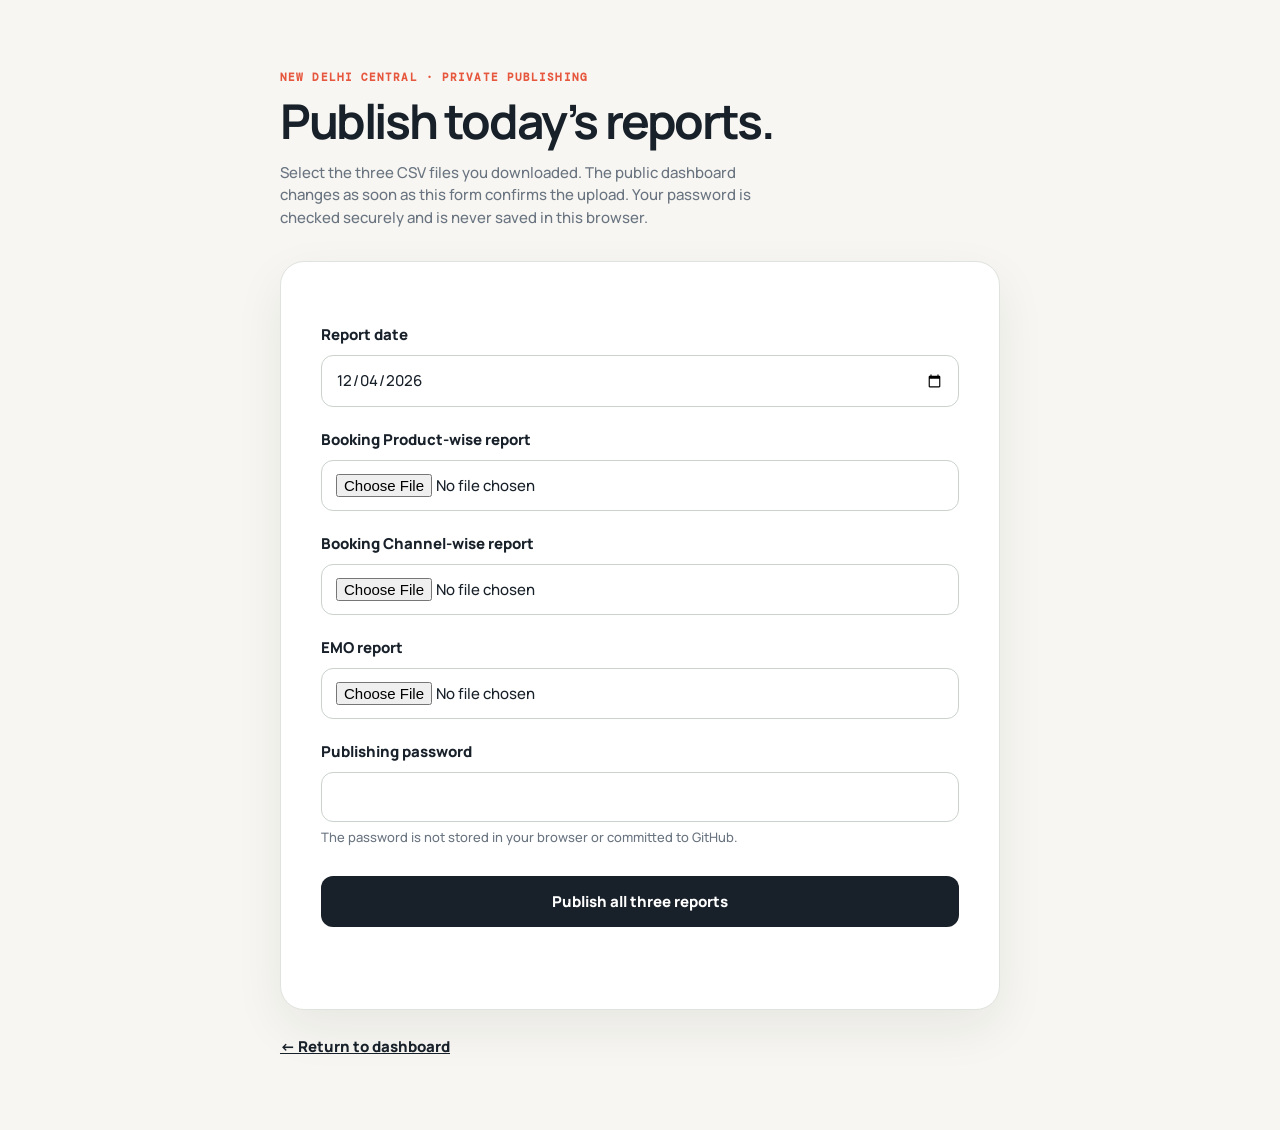
<file: codexautoreport/public/admin.html>
<!doctype html>
<html lang="en">
<head>
  <meta charset="utf-8">
  <meta name="viewport" content="width=device-width, initial-scale=1">
  <meta name="robots" content="noindex,nofollow">
  <title>Publish daily report · New Delhi Central</title>
  <style>
    @import url('https://fonts.googleapis.com/css2?family=DM+Mono:wght@400;500&family=Manrope:wght@400;500;600;700;800&display=swap');
    :root { color-scheme: light; --ink:#18202a; --muted:#697480; --paper:#f7f6f2; --line:#dfe3dd; --accent:#e6573e; --green:#1e7961; }
    * { box-sizing:border-box; } body { margin:0; min-height:100vh; background:var(--paper); color:var(--ink); font:500 15px/1.5 Manrope,Arial,sans-serif; }
    main { width:min(720px,calc(100% - 32px)); margin:clamp(32px,8vh,96px) auto; } .eyebrow { color:var(--accent); font:700 11px/1 DM Mono,monospace; letter-spacing:.1em; text-transform:uppercase; }
    h1 { margin:12px 0 10px; font-size:clamp(30px,5vw,48px); line-height:1.08; letter-spacing:-.05em; } p { color:var(--muted); max-width:56ch; }
    .panel { margin-top:32px; padding:clamp(20px,4vw,40px); border:1px solid var(--line); border-radius:24px; background:#fff; box-shadow:0 18px 50px rgba(27,38,35,.07); }
    label { display:block; margin:22px 0 8px; font-weight:800; } input { width:100%; padding:13px 14px; border:1px solid #cbd2cc; border-radius:12px; color:var(--ink); background:#fff; font:inherit; } input:focus { outline:3px solid rgba(230,87,62,.18); border-color:var(--accent); }
    .hint { margin:6px 0 0; font-size:13px; } button { width:100%; margin-top:28px; padding:15px 18px; border:0; border-radius:12px; background:var(--ink); color:#fff; cursor:pointer; font:800 15px Manrope,sans-serif; transition:transform .18s ease,background .18s ease; } button:hover { background:var(--accent); transform:translateY(-1px); } button:disabled { cursor:wait; opacity:.65; transform:none; }
    #status { min-height:24px; margin:18px 0 0; font-weight:700; } #status.ok { color:var(--green); } #status.error { color:#b33425; } .back { display:inline-block; margin-top:26px; color:var(--ink); font-weight:800; }
  </style>
</head>
<body>
  <main>
    <div class="eyebrow">New Delhi Central · private publishing</div>
    <h1>Publish today’s reports.</h1>
    <p>Select the three CSV files you downloaded. The public dashboard changes as soon as this form confirms the upload. Your password is checked securely and is never saved in this browser.</p>
    <form class="panel" id="upload-form">
      <label for="report-date">Report date</label>
      <input id="report-date" name="reportDate" type="date" required>
      <label for="product">Booking Product-wise report</label>
      <input id="product" name="product" type="file" accept=".csv,text/csv" required>
      <label for="payment">Booking Channel-wise report</label>
      <input id="payment" name="payment" type="file" accept=".csv,text/csv" required>
      <label for="emo">EMO report</label>
      <input id="emo" name="emo" type="file" accept=".csv,text/csv" required>
      <label for="upload-password">Publishing password</label>
      <input id="upload-password" name="password" type="password" autocomplete="current-password" required>
      <p class="hint">The password is not stored in your browser or committed to GitHub.</p>
      <button id="submit" type="submit">Publish all three reports</button>
      <p id="status" role="status" aria-live="polite"></p>
    </form>
    <a class="back" href="/">← Return to dashboard</a>
  </main>
  <script>
    const form = document.querySelector('#upload-form');
    const status = document.querySelector('#status');
    const submit = document.querySelector('#submit');
    document.querySelector('#report-date').value = new Date().toISOString().slice(0, 10);
    form.addEventListener('submit', async (event) => {
      event.preventDefault(); status.className = ''; status.textContent = 'Publishing reports…'; submit.disabled = true;
      try {
        const response = await fetch('/api/reports/upload', { method: 'POST', body: new FormData(form), cache: 'no-store' });
        const result = await response.json();
        status.className = result.ok ? 'ok' : 'error'; status.textContent = result.message || 'Something went wrong.';
        if (result.ok) form.reset();
      } catch { status.className = 'error'; status.textContent = 'The upload could not be completed. Please check your connection and try again.'; }
      finally { submit.disabled = false; }
    });
  </script>
</body>
</html>
</file>
